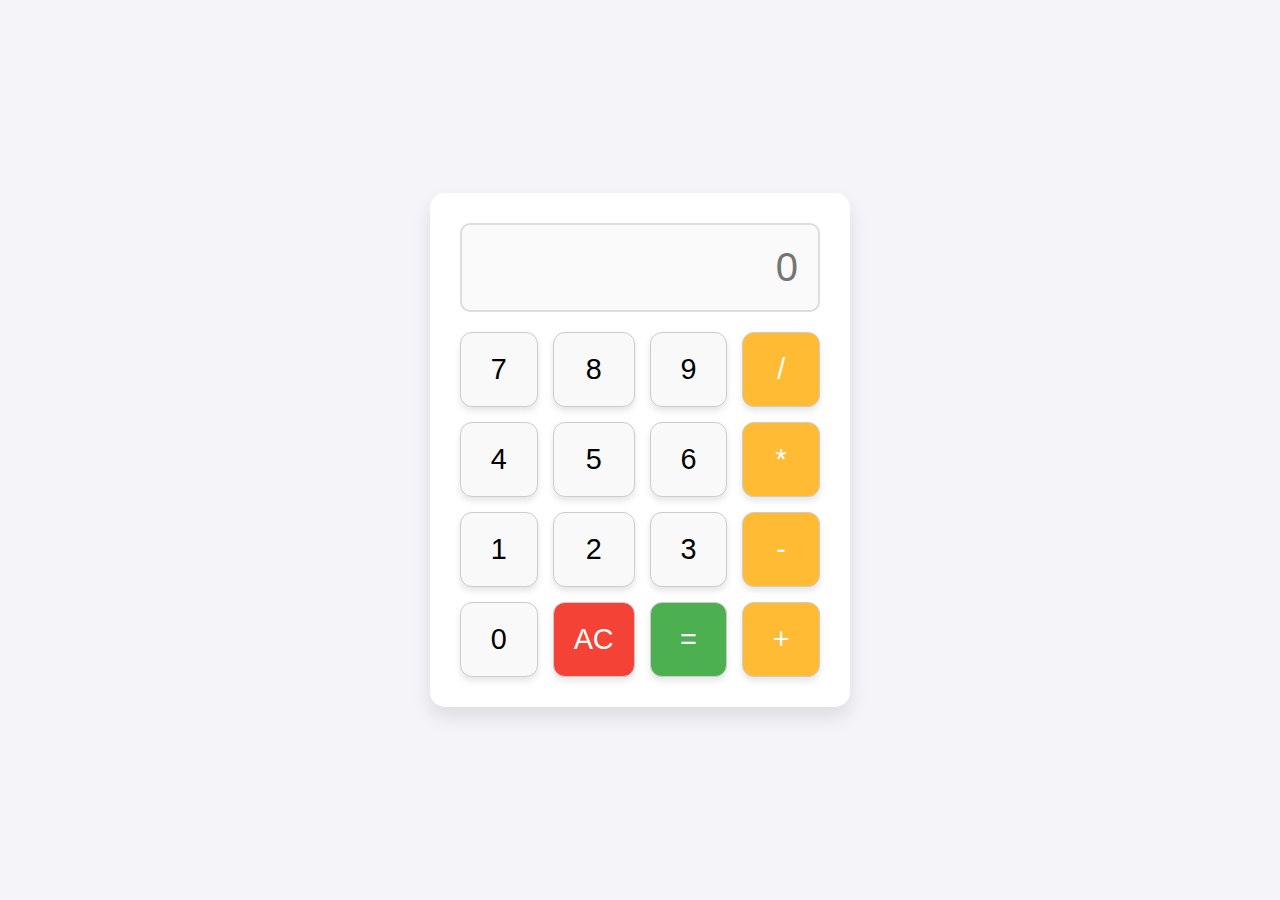
<file: Calculator-JS/index.html>
<!DOCTYPE html>
<html lang="en">

<head>
   <meta charset="UTF-8">
   <meta name="viewport" content="width=device-width, initial-scale=1.0">
   <title>Calculator</title>
   <link rel="stylesheet" href="style.css">
</head>

<body>
   <div class="calculator">
      <input type="text" id="display" class="display" disabled placeholder="0">

      <div class="buttons">
         <button>7</button>
         <button>8</button>
         <button>9</button>
         <button class="operator" value="/" >/</button>

         <button>4</button>
         <button>5</button>
         <button>6</button>
         <button class="operator" value="*">*</button>

         <button>1</button>
         <button>2</button>
         <button>3</button>
         <button class="operator" value="-" >-</button>

         <button>0</button>
         <button class="clear" onclick="AC()">AC</button>
         <button class="equals" onclick="calculate()">=</button>
         <button class="operator" value="+" >+</button>
      </div>
   </div>
</body>
<script src="script.js"></script>

</html>
</file>
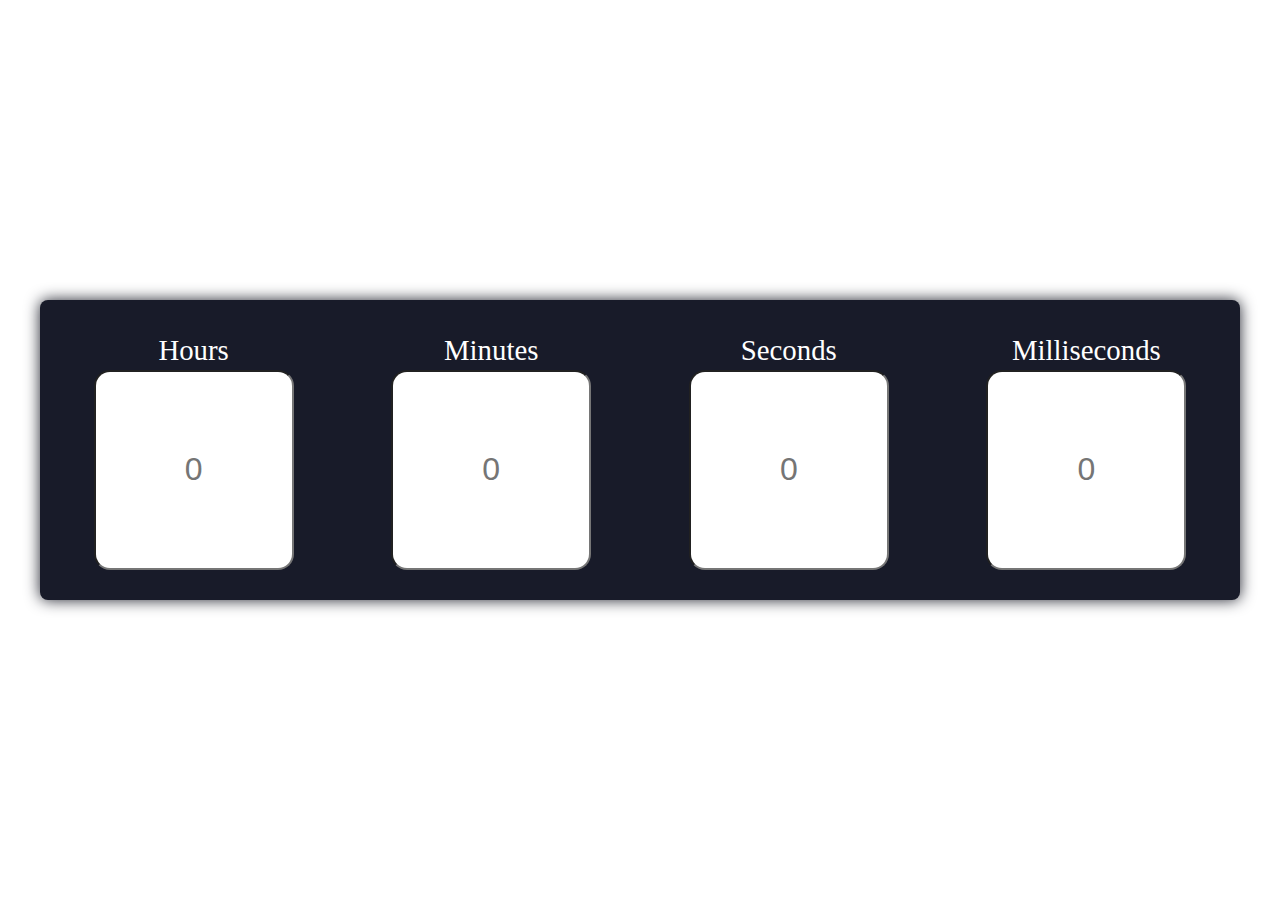
<file: digtalClock-JS/index.html>
<!DOCTYPE html>
<html lang="en">

<head>
   <meta charset="UTF-8">
   <meta name="viewport" content="width=device-width, initial-scale=1.0">
   <title>Digital Clock</title>
   <style>
      * {
         margin: 0;
         padding: 0;
         box-sizing: border-box;
      }

      body {
         display: flex;
         align-items: center;
         justify-content: center;
         height: 100vh;
      }

      .clock-container {
         background-color: #181b29;
         height: 300px;
         width: 1200px;
         display: flex;
         /* align-items: end; */
         justify-content: space-evenly;
         position: relative;
         border-radius: 8px;
         box-shadow: 0 0 15px #21232e;
      }

      .time-box {
         width: 24%;
         height: 100%;
         padding: .5rem;
         display: flex;
         flex-direction: column;
         align-items: center;
         justify-content: center;
         color: white;
         text-transform: capitalize;
         text-align: center;
         font-size: 1.8rem;
      }

      p{
         margin: .2rem;
      }

      input[type="text"] {
         width: 200px;
         height: 200px;
         text-align: center;
         pointer-events: none;
         font-size: 2rem;
         border-radius: 1rem;
      }

      ::placeholder {
         text-align: center;
      }
   </style>
</head>

<body>
   <div class="clock-container">
      <div class="hr-box time-box">
         <p>Hours</p>
         <input type="text" id="hours" placeholder="0">
      </div>
      <div class="min-box time-box">
         <p>minutes</p>
         <input type="text" id="minutes" placeholder="0">
      </div>
      <div class="sec-box time-box">
         <p>seconds</p>
         <input type="text" id="seconds" placeholder="0">
      </div>
      <div class="msec-box time-box">
         <p>milliseconds</p>
         <input type="text" id="milliseconds" placeholder="0">
      </div>
   </div>

</body>
<script src="script.js"></script>
</html>
</file>
<file: Calculator-JS/style.css>
/* Basic reset for the body */
body {
   font-family: 'Arial', sans-serif;
   display: flex;
   justify-content: center;
   align-items: center;
   height: 100vh;
   margin: 0;
   background-color: #f4f4f9;
}

/* Calculator container */
.calculator {
   background-color: #fff;
   border-radius: 15px;
   box-shadow: 0 10px 20px rgba(0, 0, 0, 0.1);
   padding: 30px;
   width: 360px;
   text-align: center;
}

/* Display field */
#display {
   width: 100%;
   padding: 20px;
   font-size: 2.5em;
   border: 2px solid #ddd;
   border-radius: 10px;
   margin-bottom: 20px;
   text-align: right;
   background-color: #fafafa;
   color: #333;
   box-sizing: border-box;
}

/* Button layout */
.buttons {
   display: grid;
   grid-template-columns: repeat(4, 1fr);
   gap: 15px;
}

/* Button styling */
button {
   background-color: #f9f9f9;
   border: 1px solid #ccc;
   padding: 20px;
   font-size: 1.8em;
   border-radius: 12px;
   cursor: pointer;
   transition: all 0.2s ease;
   box-shadow: 0 4px 6px rgba(0, 0, 0, 0.1);
}

/* Button hover and active effects */
button:hover {
   background-color: #f0f0f0;
   box-shadow: 0 6px 8px rgba(0, 0, 0, 0.15);
}

button:active {
   background-color: #e0e0e0;
   box-shadow: 0 3px 5px rgba(0, 0, 0, 0.1);
   transform: translateY(2px);
}

/* Special styling for operators */
.operator {
   background-color: #ffbb33;
   color: #fff;
}

.operator:hover {
   background-color: #ff9900;
}

/* Clear and equals button */
.equals {
   background-color: #4CAF50;
   color: white;
}

.equals:hover {
   background-color: #45a049;
}

.clear {
   background-color: #f44336;
   color: white;
}

.clear:hover {
   background-color: #e53935;
}

/* Responsive design */
@media (max-width: 400px) {
   .calculator {
       width: 90%;
       padding: 20px;
   }

   button {
       padding: 15px;
       font-size: 1.5em;
   }

   #display {
       font-size: 2em;
   }
}
</file>
